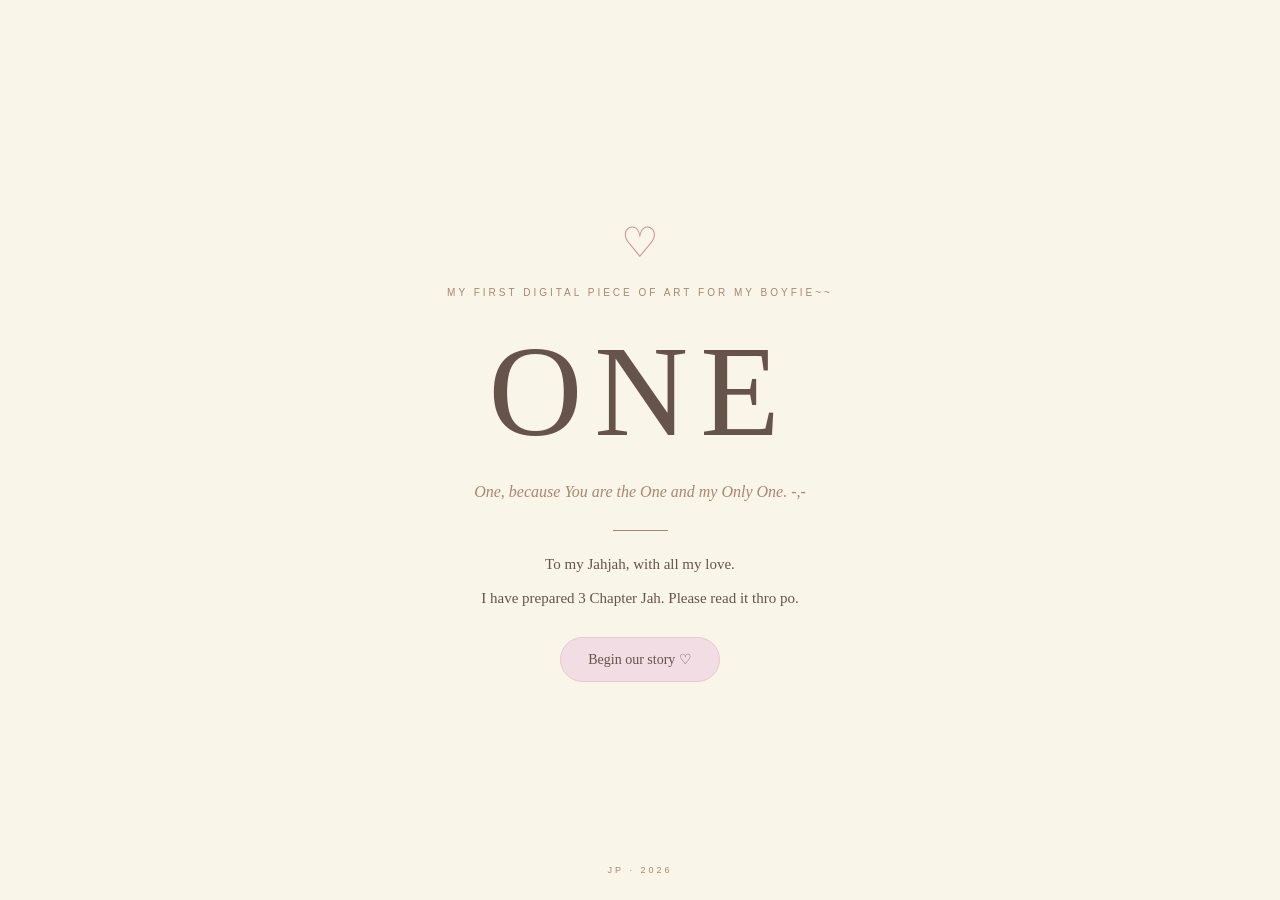
<file: 01/index.html>
<!DOCTYPE html>
<html lang="en">

<head>
    <meta charset="UTF-8">
    <meta name="viewport" content="width=device-width, initial-scale=1.0">

    <title>ONE — To my Jahjah ♡</title>

    <link rel="stylesheet" href="style.css">
</head>

<body>

    <!-- =====================
         01. WELCOME
    ====================== -->

    <main class="opening-page" id="openingPage">

        <div class="little-heart">♡</div>

        <p class="top-note">
            MY FIRST DIGITAL PIECE OF ART FOR MY BOYFIE~~
        </p>

        <h1>ONE</h1>

        <p class="tagline">
            One, because You are the One and my Only One. -,-
        </p>

        <div class="decorative-line"></div>

        <p class="dedication">
            To my Jahjah, with all my love. <br><br>
            I have prepared 3 Chapter Jah. Please read it thro po.
        </p>

        <button id="beginButton">
            Begin our story ♡
        </button>

        <p class="bottom-note">JP · 2026</p>

    </main>


    <!-- =====================
         02. SCRAPBOOK
    ====================== -->

    <section class="chapter hidden" id="scrapbookPage">

        <button class="back-button" id="backToWelcome">
            ← Back
        </button>

        <p class="chapter-label">CHAPTER 01 · OUR MEMORIES</p>

        <h2>Every Little Piece of Us</h2>

        <p class="chapter-description">
            Lets look back to our journey together Jah!


            <br><br>

            We've made so many memories together, Jah, <br>
            but these pictures make them even more meaningful. <br>
            They hold the moments I treasure the most, and I truly value <br>
            every single one of them. ♡

            <br><br>

            Here's my POV:
        </p>


<div id="timelineContainer" class="memory-timeline">

    <!-- AUGUST -->

    <div class="month-heading">
        <span>08 / 2026</span>
        <h3>Where We Began</h3>
        <p>The beginning of our little story.</p>
    </div>

    <article class="memory-entry">
        <p class="memory-date">AUGUST 01, 2026</p>
        <h3>The beginning of us.</h3>

        <div class="memory-photos">
            <img src="images/aug1.png" alt="Our August 1 memory">
            <img src="images/aug1(1).png" alt="Our August 1 memory">
            <img src="images/aug1(2).png" alt="Our August 1 memory">
        </div>

        <p class="memory-caption">
            The day we officially became us. 
            Did you know I ordered the cake a month before? 
            That shows how excited I was to finally say yes haha, 
            and I have never regretted it. It was also Girlfriend's Day, 
            and you brought me flowers, too. 
            A beautiful beginning I'll always remember.
        </p>
    </article>

    <article class="memory-entry">
        <p class="memory-date">AUGUST 05, 2026</p>
        <h3>A little unexpected care.</h3>

        <div class="memory-photos">
            <img src="images/aug5.png" alt="August 5 memory">
        </div>

        <p class="memory-caption">
            An unexpected treat and medicines for my cough and
            cold. Sometimes, love is found in the smallest acts of care.
            And Jah, I really appreciate it.
        </p>
    </article>

    <article class="memory-entry">
        <p class="memory-date">AUGUST 10, 2026</p>
        <h3>Our little date.</h3>

        <div class="memory-photos">
            <img src="images/aug10.png" alt="Our August 10 date">
            <img src="images/aug10(1).png" alt="Our August 10 date">
        </div>

        <p class="memory-caption">
            Our cute little date, where we received this number 01 
            on our Jollibee order. Such a simple and unexpected detail, 
            but it became a little memory worth keeping in our scrapbook.
        </p>
    </article>

    <article class="memory-entry">
        <p class="memory-date">AUGUST 12, 2026</p>
        <h3>Our first savings.</h3>

        <div class="memory-photos">
            <img src="images/aug12.png" alt="Our first savings">
        </div>

        <p class="memory-caption">
            We started saving for our driver's license.
            A small beginning for something that could benefit
            us in the long run.
        </p>
    </article>

    <article class="memory-entry">
        <p class="memory-date">AUGUST 13, 2026</p>
        <h3>A little broken, a little more official.</h3>

        <div class="memory-photos">
            <img src="images/aug13.png" alt="August 13 memory">
            <img src="images/aug13(1).png" alt="August 13 memory">
        </div>

        <p class="memory-caption">
            My favorite tasa broke that day. But there was
            something meaningful, too: both our families knew
            and accepted our relationship naa.
        </p>
    </article>

    <article class="memory-entry">
        <p class="memory-date">AUGUST 18, 2026</p>
        <h3>A truth that changed things.</h3>

        <div class="memory-photos">
            <img src="images/aug18.png" alt="August 18 memory">
        </div>

        <p class="memory-caption">
            A secret you finally shared changed how I saw our journey, Jah. 
            It brought questions, insecurities, and overthinking. 
            It wasn't an easy day for my heart, but it also 
            became a test for me. Despite everything that happened 
            so unexpectedly, was I still willing to stay? Yes, I was.
        </p>
    </article>

    <article class="memory-entry">
        <p class="memory-date">AUGUST 19, 2026</p>
        <h3>Even when it was difficult.</h3>

        <div class="memory-photos">
            <img src="images/aug19.png" alt="August 19 memory">
        </div>

        <p class="memory-caption">
            I tried to act like everything was okay. You didn't
            even know I captured that moment. I remember
            promising myself that I would still choose to love you.
            No. Matter. What.
        </p>
    </article>


    <!-- SEPTEMBER -->

    <div class="month-heading">
        <span>09 / 2026</span>
        <h3>Learning About Us</h3>
        <p>Not every memory was easy, but each became part of us.</p>
    </div>

    <article class="memory-entry">
        <p class="memory-date">SEPTEMBER 08, 2026</p>
        <h3>Another difficult conversation.</h3>

        <div class="memory-photos">
            <img src="images/sep8.png" alt="September 8 memory">
        </div>

        <p class="memory-caption">
            Something I saw in Canva led to an argument.
            I thought I was already healing, but that day
            reminded me that some feelings were still there.
        </p>
    </article>

    <article class="memory-entry">
        <p class="memory-date">SEPTEMBER 11, 2026</p>
        <h3>Our first horror movie marathon.</h3>

        <div class="memory-photos">
            <img src="images/sep11.png" alt="Our first horror movie marathon">
        </div>

        <p class="memory-caption">
            Our first horror movie marathon at home.
            A simple experience that became one of our memories.
        </p>
    </article>

    <article class="memory-entry">
        <p class="memory-date">SEPTEMBER 12, 2026</p>
        <h3>A day with family.</h3>

        <div class="memory-photos">
            <img src="images/sep12.png" alt="September 12 celebration">
            <img src="images/sep12(1).png" alt="September 12 celebration">
        </div>

        <p class="memory-caption">
            We visited your dad's home again for the birthday
            celebration of Namis and my twin, Perla. I was grateful to
            share that moment with you Jah. Thank you again for inviting me!
        </p>
    </article>

    <article class="memory-entry">
        <p class="memory-date">SEPTEMBER 23, 2026</p>
        <h3>A tiring day, made better together.</h3>

        <div class="memory-photos">
            <img src="images/sep23.png" alt="September 23 IT Days memory">
            <img src="images/sep23(1).png" alt="September 23 IT Days second photo">
        </div>

        <p class="memory-caption">
            Our first day of IT Days. I was happy and relieved
            that we got to experience that tiring day together.
            And of course, our favorite shake!
        </p>
    </article>


    <!-- OCTOBER -->

    <div class="month-heading">
        <span>10 / 2026</span>
        <h3>Growing Together</h3>
        <p>More memories, more lessons, and more reasons to choose us.</p>
    </div>

    <article class="memory-entry">
        <p class="memory-date">OCTOBER 01, 2026</p>
        <h3>When I needed reassurance.</h3>

        <div class="memory-photos">
            <img src="images/oct1.png" alt="October 1 memory">
        </div>

        <p class="memory-caption">
            That picture hurt me. It was our monthsary yet you acted like that. 
            I wanted to feel that our monthsary mattered and that you understood my
            need for reassurance because of what we experienced. It was a reminder that
            listening and understanding matter.
        </p>
    </article>

    <article class="memory-entry">
        <p class="memory-date">OCTOBER 05–09, 2026</p>
        <h3>A ring and another promise.</h3>

        <div class="memory-photos">
            <img src="images/oct5-9.png" alt="Our ring memory">
            <img src="images/oct5-9(1).png" alt="Our promise memory">
        </div>

        <p class="memory-caption">
            The ring I had been looking forward to, followed
            by another promise. Little things that carry
            meaning beyond what they look like.
        </p>
    </article>

    <article class="memory-entry">
        <p class="memory-date">OCTOBER 12, 2026</p>
        <h3>Learning to trust again.</h3>

        <div class="memory-photos">
            <img src="images/oct12.png" alt="October 12 memory">
            <img src="images/oct12(1).png" alt="October 12 memory">
        </div>

        <p class="memory-caption">
            Slowly, I started opening my mind to you again, Jah.
            Trust takes time, and I was learning to let
            you closer once more.
        </p>
    </article>

    <article class="memory-entry">
        <p class="memory-date">OCTOBER 21, 2026</p>
        <h3>A birthday filled with thoughtfulness.</h3>

        <div class="memory-photos">
            <img src="images/oct21.png" alt="October 21 birthday memory">
            <img src="images/oct21(1).png" alt="October 21 birthday memory">
        </div>

        <p class="memory-caption">
            Thank you for spending my birthday with me,
            for your letter, and for my favorite bracelet na.
            What touched me most was the meaning behind
            your handmade gift. Thank you, Jah!! Mwamwaa!!
        </p>
    </article>

    <article class="memory-entry">
        <p class="memory-date">OCTOBER 24, 2026</p>
        <h3>A celebration with my side.</h3>

        <div class="memory-photos">
            <img src="images/oct24.png" alt="October 24 celebration">
        </div>

        <p class="memory-caption">
            We celebrated with my side of the family.
            I was happy that they finally got to know youuu.
        </p>
    </article>

    <article class="memory-entry">
        <p class="memory-date">OCTOBER 30, 2026</p>
        <h3>Just an ordinary day.</h3>

        <div class="memory-photos">
            <img src="images/oct30.png" alt="October 30 memory">
        </div>

        <p class="memory-caption">
            Nothing extraordinary happened, but I missed you
            and wanted to see you. I appreciated that you
            went with me. Sometimes, ordinary days are special
            because they are shared with you.
        </p>
    </article>

</div>


        <button class="next-button" id="toLetter">
            I have prepared another something Jah! Wanna see it now?~~ →
        </button>

    </section>


    <!-- =====================
         03. ENVELOPE & LETTER
    ====================== -->

    <section class="chapter hidden" id="letterPage">

        <button class="back-button" id="backToScrapbook">
            ← Back
        </button>

        <p class="chapter-label">CHAPTER 02 · A LETTER FOR YOU</p>

        <h2>A Little Something From Me</h2>

        <p class="chapter-description">
            I have something to tell you, my Jahjah! :((
        </p>

        <!-- ENVELOPE -->

        <div id="envelopeArea">

            <button
                class="envelope-wrapper"
                id="openEnvelope"
                aria-label="Open your love letter">

                <span class="letter">
                    For my Jahjah ♡
                </span>

                <span class="envelope-body"></span>

                <span class="envelope-flap"></span>

            </button>

            <p class="envelope-hint">
                Tap the envelope to open it ♡
            </p>

        </div>

        <!-- PERSONAL LETTER -->

        <div class="message-card hidden" id="personalLetter">

            <span class="message-heart">♡</span>

            <h2>Dear Jahjah,</h2>

            <p>
                I honestly don't know where to begin because we just had our most recent
                argument, and it made me delete the first letter I had drafted for you huhu.
            </p>

            <p>
                I'm already crying while writing this digital letter kanina because I thought I would be
                gentler and kinder to you this time, but I wasn't. I was still harsh, and I ended up
                shouting at you again. I know you didn't deserve to be treated that way, and for that, Jah,
                I am truly sorry po.
            </p>

            <p>
                And thank you. Thank you for trying so hard to understand me despite my attitude
                and the way I sometimes treat you during our difficult moments. Thank you, Jah,
                for being so kind and gentle with me, especially when we're having misunderstandings.
                Thank you for treating me so well that sometimes I find myself thinking that I don'
                deserve someone like you at all. You have one of the kindest hearts I've ever known, Jah,
                and sometimes your kindness feels too good to be true.
            </p>

            <p>
                Thank you for giving me reassurance whenever we're having misunderstandings
                because, Jah, that's what I need the most. I know I don't always express it properly,
                and sometimes I make it difficult for you to understand what is going on inside my mind.
                But please know that I appreciate every effort you make to make me feel understood, heard, and loved.
            </p>

            <p>
                Jah, I know that whenever we go through difficult times, my avoidant and
                independent side tends to kick in. I distance myself, become quiet, and sometimes
                act as if I can handle everything on my own. I hope and pray that instead of you
                immediately thinking that I'm giving up on us, you will also consider that sometimes,
                I'm struggling to express how much I need your reassurance.
            </p>

            <p>
                Dili jud malikayan nga mag-away ta, Jah, because we have two hearts and minds
                with different perspectives, feelings, and ways of understanding things. But even
                when I distance myself, I need you. Sometimes, I need you to remind me that we're okay,
                that we're still willing to understand each other, and that one misunderstanding
                doesn't automatically mean we're losing what we have.
            </p>

            <p>
                But I also want you to know that I don't expect you to understand everything
                without me trying to communicate. I want to learn how to express my feelings
                without shouting, hurting you, or pushing you away. I don't want my difficult
                moments to become the reason you start questioning your worth in this relationship.
                You deserve gentleness, too, Jah. You deserve to be heard, understood,
                appreciated, and reassured just as much as I do.
            </p>

            <p>
                I want us to become better at handling our misunderstandings. I want us to learn
                when to give each other space and when to hold each other a little closer. I want us 
                to understand that we're not enemies whenever we disagree. It's you and me trying 
                to figure things out together.
            </p>

            <p>Can you promise me to be patient with me, Jah?

            <p>Not because I want you to tolerate every mistake I make, but because I hope we can
                give each other enough patience to grow. I promise to work on myself, to be more mindful
                of my words, and to become gentler with the person I love. I hope you'll do the same for me.
            </p>

            <p>
                I don't want us to become a couple who only knows how to apologize after hurting
                each other. I want us to become a couple who learns from those moments and makes a
                genuine effort not to repeat the same mistakes.
            </p>

            <p>
                And lastly, Jah, thank you for being part of my life. Thank you for bringing yourself
                to me, the unexpected treats, our dates, our little savings, the rings, the letters,
                the bracelet, and all the ordinary days that became special because of you.
            </p>

            <p>
                Three months may not seem like a long time, but we have already experienced so much together.
                I hope that as we continue our journey, we never forget why we started and why we chose to stay.
            </p>

            <p>
                I don't need a perfect relationship, Jah. I want a genuine one. A relationship where we can be honest,
                vulnerable, gentle, and patient with each other. One where we don't have to be perfect to feel loved, but
                where we both take responsibility for becoming better.
            </p>

            <p>
                May we continue choosing each other, not only during the happiest days but also during the days when loving
                each other requires more understanding and effort.
            </p>

            <p>Happy 3rd monthsary, my Jahjah!!♡

            <p>
                I love you, and I am still looking forward to all the little memories and beautiful chapters waiting for us.
            </p>


            <p class="message-ending">
                I love you, always. ♡
            </p>

            <span class="message-signature">
                With love, Your Wifey
            </span>

            <button class="next-button" id="toPromise">
                One last thing... →
            </button>

        </div>

    </section>


 
<!-- =========================
     PROMISE PAGE
========================= -->

<section class="chapter promise-page hidden" id="promisePage">

    <button class="back-button" id="backToLetter">
        ← Back
    </button>

    <p class="chapter-label">A PROMISE FROM YOUR WIFEY</p>

    <h2>A Promise to My Jahjah</h2>

    <p class="chapter-description">
        Something I want you to remember, especially on difficult days Jahjah.
    </p>

    <!-- HIS PICTURE -->
    <div class="promise-photo">
        <img src="images/promise.png"
             alt="My Jahjah">

        <span class="photo-caption">
            My bff ♡
        </span>
    </div>

    <!-- YOUR PROMISE -->
    <div class="promise-paper">

        <span class="promise-heart">♡</span>

        <h3>Jah, I have a promise to you po.</h3>

        <p>
            Jah, you know how avoidant and independent I have
            always been, even before I met you. I know this
            promise should be something happy, but I also
            understand that a promise is meant to be kept.
            And honestly, keeping it won't always be easy,
            especially when we have misunderstandings.
        </p>

        <p>
            That's why I am making this promise to you, Jah.
            But this time, I also need your cooperation.
        </p>

        <p>
            Jah, whenever we argue and you start thinking that
            I'm already giving up on us, please remember that
            it's not true. No, I'm not giving up on us. Never,
            Jah. Sometimes, I just get overwhelmed, become
            upset, and struggle to handle my emotions. But
            that doesn't mean I hate you or that I don't want
            you anymore.
        </p>

        <p>
            I promise that I will also do my best to change
            for the better. I want to become more understanding,
            more gentle with my words, and better at expressing
            what I feel. I hope that little by little, I can
            become the person and girlfriend you deserve.
        </p>

        <p>Dont give up on me Jah ha. Help me figuring things with you po.</p>

        <p>
            I know we cannot avoid misunderstandings, but I
            hope we can face them together instead of giving
            up on each other. I hope I can say this to my face also.
        </p>

        <p class="promise-ending">
            "I'm not giving up on us. Never, Jah." ♡
        </p>

        <div class="promise-signature">
            With love, always,<br>
            Your Wifey ♡
        </div>

    </div>

</section>

    <script src="script.js"></script>

</body>
</html>
</file>
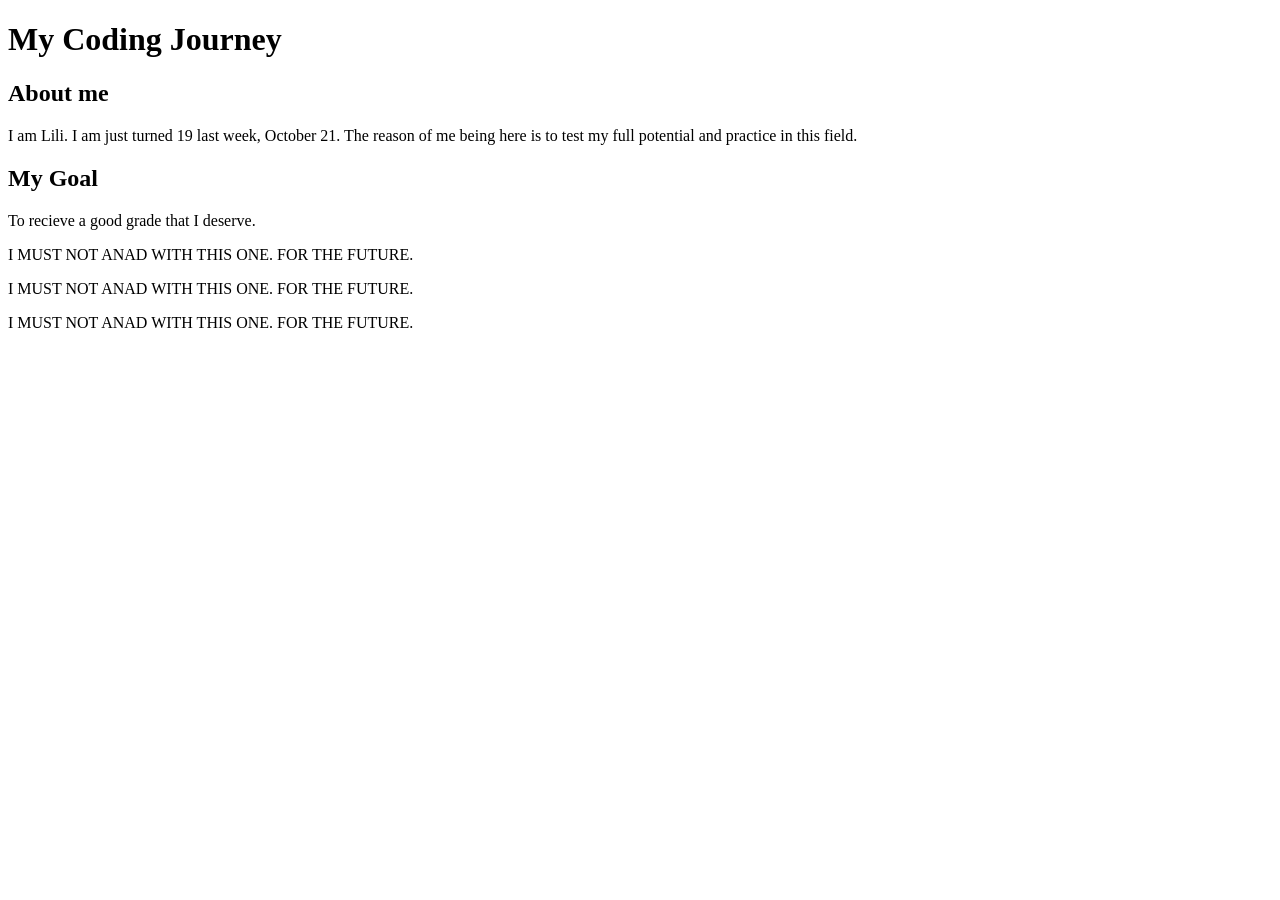
<file: Day01_PracticeWeb/Day01_practice1.html>
<!DOCTYPE html>
<html>
    <head>
        <title>Day 01</title>
    </head>
    <body>
        <h1>My Coding Journey</h1>

        <h2>About me</h2>
        <p>I am Lili. I am just turned 19 last week, October 21. The reason of me being here is to test my full potential and practice in this field.</p>

        <h2>My Goal</h2>
        <p>To recieve a good grade that I deserve.</p>
        <p>I MUST NOT ANAD WITH THIS ONE. FOR THE FUTURE.</p>
        <p>I MUST NOT ANAD WITH THIS ONE. FOR THE FUTURE.</p>
        <p>I MUST NOT ANAD WITH THIS ONE. FOR THE FUTURE.</p>
    </body>
</html>
</file>
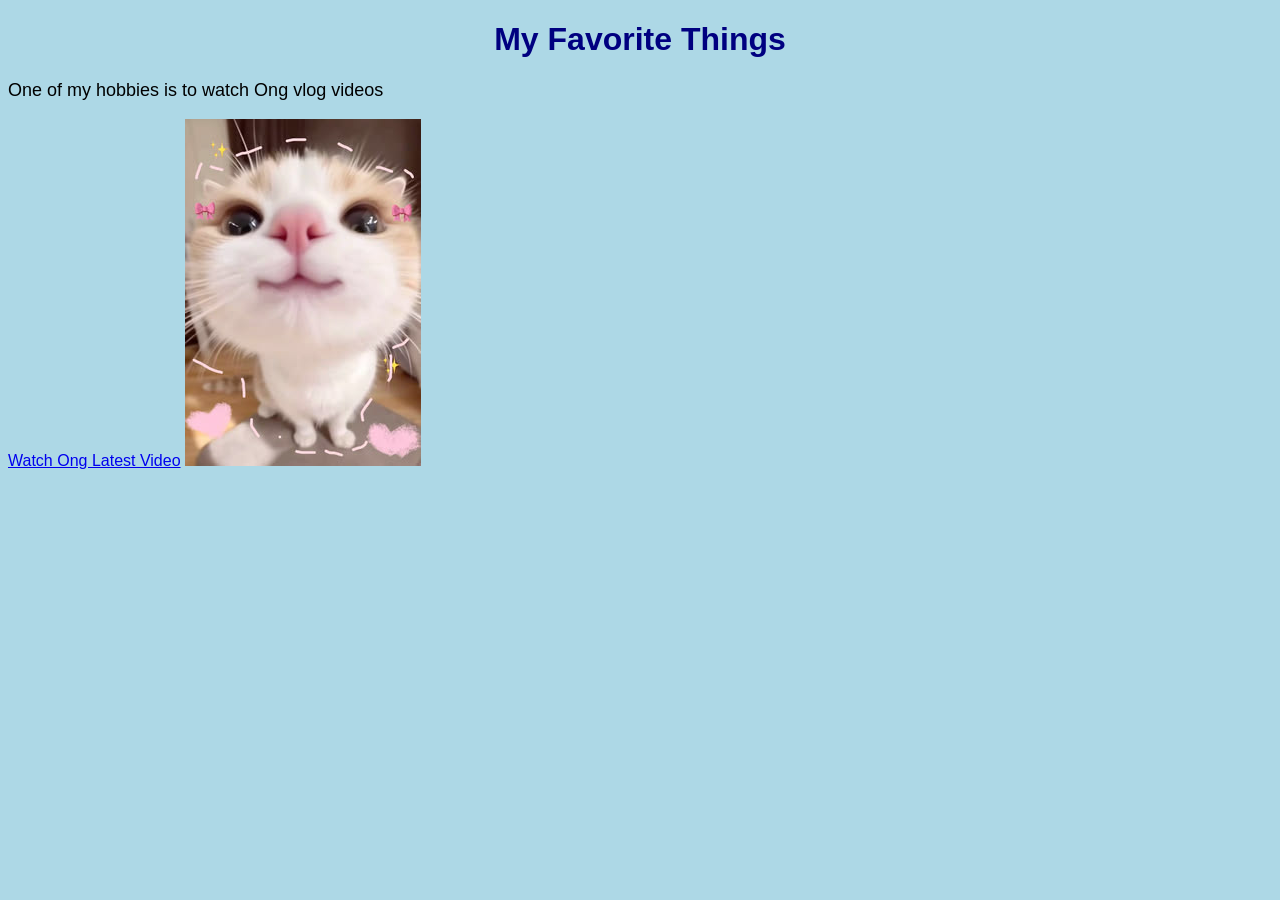
<file: Day01_PracticeWeb/Day01_practice2.html>
<!DOCTYPE html>
<html>
    <head>
        <title>Day01_practice2</title>
        <link rel="stylesheet" href="style.css">
</head>
    <body>
        <h1>My Favorite Things</h1>
        <p>One of my hobbies is to watch Ong vlog videos</p>
        <a href="https://www.youtube.com/watch?v=x3SmpHGiEVg&pp=ygUHb25nIGZhbQ%3D%3D"> Watch Ong Latest Video</a>
        <img src="meow.jpg" alt="My reaction photo">
    </body>
</html>
</file>
<file: 01/style.css>
/* =========================
   1. COLOR PALETTE
========================= */

:root {
    --cream: #FAF5E9;
    --blue: #DCEAF3;
    --pink: #F3DDE4;
    --brown: #66534A;
    --tan: #A88770;

    --paper: #FFF8EA;
    --dark-paper: #E8C9A8;
    --soft-brown: #896D5A;
}

* {
    margin: 0;
    padding: 0;
    box-sizing: border-box;
}

body {
    min-height: 100vh;
    background: var(--cream);
    color: var(--brown);
    font-family: Georgia, serif;
    overflow-x: hidden;
}

.hidden {
    display: none !important;
}


/* =========================
   2. WELCOME PAGE
========================= */

.opening-page {
    min-height: 100vh;
    display: flex;
    flex-direction: column;
    justify-content: center;
    align-items: center;
    text-align: center;
    padding: 30px 20px;
    position: relative;
    animation: fadeIn 1s ease;
}

.little-heart {
    font-size: 42px;
    color: #C98F9F;
    margin-bottom: 20px;
    animation: heartbeat 2s infinite;
}

.top-note {
    font-family: Arial, sans-serif;
    font-size: 10px;
    letter-spacing: 3px;
    color: var(--tan);
    margin-bottom: 18px;
}

h1 {
    font-size: clamp(75px, 15vw, 130px);
    font-weight: normal;
    letter-spacing: 12px;
    color: var(--brown);
}

.tagline {
    font-size: 16px;
    font-style: italic;
    color: var(--tan);
    margin-top: 12px;
    line-height: 1.7;
}

.decorative-line {
    width: 55px;
    height: 1px;
    background: var(--tan);
    margin: 25px 0;
}

.dedication {
    font-size: 15px;
    margin-bottom: 30px;
}

#beginButton {
    background: var(--pink);
    color: var(--brown);
    border: 1px solid #E6C9D2;
    border-radius: 30px;
    padding: 13px 27px;
    font-family: Georgia, serif;
    font-size: 14px;
    cursor: pointer;
    transition: 0.3s ease;
}

#beginButton:hover {
    background: var(--blue);
    transform: translateY(-3px);
}

#beginButton:active {
    transform: scale(0.95);
}

.bottom-note {
    position: absolute;
    bottom: 25px;
    font-family: Arial, sans-serif;
    font-size: 9px;
    letter-spacing: 3px;
    color: var(--tan);
}


/* =========================
   3. CHAPTER STRUCTURE
========================= */

.chapter {
    min-height: 100vh;
    padding: 90px 20px 50px;
    display: flex;
    flex-direction: column;
    align-items: center;
    text-align: center;
    position: relative;
    animation: fadeIn 0.8s ease;
}

.chapter-label {
    font-family: Arial, sans-serif;
    font-size: 10px;
    letter-spacing: 3px;
    color: var(--tan);
    margin-bottom: 20px;
}

.chapter h2 {
    font-size: 32px;
    font-weight: normal;
    margin-bottom: 15px;
}

.chapter-description {
    color: var(--tan);
    font-style: italic;
    line-height: 1.7;
    margin-bottom: 25px;
}


/* =========================
   4. BACK BUTTON
========================= */

.back-button {
    position: absolute;
    top: 25px;
    left: 25px;
    background: transparent;
    border: 1px solid var(--tan);
    color: var(--brown);
    padding: 9px 17px;
    border-radius: 25px;
    font-family: Georgia, serif;
    cursor: pointer;
    transition: 0.3s ease;
}

.back-button:hover {
    background: var(--blue);
}


/* =========================
   5. ENVELOPE DESIGN
========================= */

.envelope-wrapper {
    position: relative;
    width: 220px;
    height: 145px;
    margin: 65px 0 25px;
    border: none;
    background: transparent;
    cursor: pointer;
    perspective: 800px;
    transition: transform 0.3s ease;
}

.envelope-wrapper:hover {
    transform: translateY(-5px);
}

.envelope-body {
    position: absolute;
    inset: 0;
    background: var(--pink);
    border: 1px solid #E6C9D2;
    border-radius: 5px;
    z-index: 2;
}

.envelope-body::before {
    content: "";
    position: absolute;
    bottom: 0;
    left: 0;
    border-style: solid;
    border-width: 72px 110px 0 0;
    border-color: transparent #E8C7D1 transparent transparent;
}

.envelope-body::after {
    content: "";
    position: absolute;
    bottom: 0;
    right: 0;
    border-style: solid;
    border-width: 72px 0 0 110px;
    border-color: transparent transparent transparent #F0D5DD;
}

.envelope-flap {
    position: absolute;
    top: 0;
    left: 0;
    width: 0;
    height: 0;
    border-left: 110px solid transparent;
    border-right: 110px solid transparent;
    border-top: 85px solid var(--blue);
    transform-origin: top;
    transition: transform 0.8s ease;
    z-index: 4;
}

.letter {
    position: absolute;
    bottom: 8px;
    left: 15px;
    width: 190px;
    height: 115px;
    background: #FFFCF5;
    border: 1px solid #E6DCCB;
    border-radius: 4px;
    display: flex;
    justify-content: center;
    align-items: center;
    color: var(--brown);
    font-style: italic;
    transition: transform 0.8s ease;
    z-index: 1;
}

.envelope-wrapper.open .envelope-flap {
    transform: rotateX(180deg);
    z-index: 0;
}

.envelope-wrapper.open .letter {
    transform: translateY(-90px);
}

.envelope-hint {
    font-size: 13px;
    color: var(--tan);
    font-style: italic;
}



/* =========================
   LETTER AND PROMISE CARDS
========================= */

.message-card {
    width: 100%;
    max-width: 850px;
    margin: 25px auto;
    padding: 55px 65px;

    background: #FFFCF5;
    border: 1px solid #E8DCCB;
    border-radius: 12px;

    box-shadow: 0 8px 20px rgba(102, 83, 74, 0.08);

    /* Make the letter read naturally */
    text-align: left;
}

/* HEART DECORATION */

.message-heart {
    display: block;
    color: #C98F9F;
    font-size: 32px;
    text-align: center;
    margin-bottom: 25px;
}

/* LETTER GREETING */

.message-card h2 {
    font-family: Georgia, serif;
    font-size: 30px;
    font-weight: normal;
    color: var(--brown);
    text-align: left;
    margin-bottom: 25px;
}

/* LETTER PARAGRAPHS */

.message-card p {
    width: 100%;
    max-width: none;

    color: var(--brown);
    font-family: Georgia, serif;
    font-size: 16px;
    line-height: 1.9;

    text-align: left;
    margin-bottom: 22px;

    overflow-wrap: break-word;
}

/* ENDING */

.message-card .message-ending {
    color: var(--tan);
    font-style: italic;
    margin-top: 30px;
}

/* SIGNATURE */

.message-signature {
    display: block;
    margin-top: 35px;
    color: var(--tan);
    font-family: Georgia, serif;
    font-style: italic;
    text-align: right;
}

/* MOBILE LETTER */

@media (max-width: 550px) {
    .message-card {
        padding: 35px 22px;
        margin: 20px auto;
    }

    .message-card h2 {
        font-size: 25px;
    }

    .message-card p {
        font-size: 14px;
        line-height: 1.85;
    }
}



/* =========================
   7. NEXT BUTTON
========================= */

.next-button {
    background: var(--pink);
    color: var(--brown);
    border: 1px solid #E6C9D2;
    border-radius: 25px;
    padding: 12px 24px;
    margin: 25px 0;
    font-family: Georgia, serif;
    cursor: pointer;
    transition: 0.3s ease;
}

.next-button:hover {
    background: var(--blue);
    transform: translateY(-3px);
}


/* =========================
   8. VINTAGE SCRAPBOOK
========================= */

#scrapbookPage {
    background-color: #F5E8D5;
    background-image:
        radial-gradient(#D9C3A5 0.6px, transparent 0.6px),
        linear-gradient(135deg, #F8EEDF, #F0E0C9);
    background-size: 8px 8px, 100% 100%;
    color: #66534A;
    padding: 70px 20px;
}

#scrapbookPage .chapter-label {
    color: #98765F;
    letter-spacing: 4px;
}

#scrapbookPage > h2 {
    font-family: "Segoe Print", "Bradley Hand", cursive;
    font-size: 38px;
    color: #68483D;
}

#scrapbookPage .chapter-description {
    color: #896D5A;
    font-family: Georgia, serif;
}


/* SCRAPBOOK BACK BUTTON */

#scrapbookPage .back-button {
    background: #F9F0E3;
    color: #68483D;
    border: 1px solid #B99A7D;
}


/* SCRAPBOOK CONTAINER */

.memory-timeline {
    width: 100%;
    max-width: 850px;
    margin: 35px auto;
    text-align: left;
}


/* MONTH HEADINGS */

.month-heading {
    position: relative;
    text-align: center;
    background: #E8C9A8;
    padding: 22px 15px;
    margin: 55px auto 35px;
    max-width: 500px;
    transform: rotate(-1deg);
    box-shadow: 2px 4px 8px #8D705033;
    clip-path: polygon(
        2% 5%,
        98% 0%,
        100% 90%,
        95% 100%,
        4% 96%,
        0% 10%
    );
}

.month-heading span {
    color: #88664F;
    font-size: 11px;
    letter-spacing: 3px;
}

.month-heading h3 {
    font-family: "Segoe Print", "Bradley Hand", cursive;
    font-size: 27px;
    font-weight: normal;
    color: #67473D;
    margin: 8px 0;
}

.month-heading p {
    font-family: Georgia, serif;
    font-size: 13px;
    color: #806453;
    margin: 0;
}


/* MEMORY PAPER */

.memory-entry {
    position: relative;
    background-color: #FFF8EA;
    background-image:
        linear-gradient(#D8C6AC22 1px, transparent 1px);
    background-size: 100% 29px;
    padding: 28px;
    margin: 35px auto 55px;
    max-width: 720px;
    box-shadow: 3px 5px 12px #80634B33;
    border: 1px solid #E7D5BC;
}


/* DECORATIVE TAPE */

.memory-entry::before {
    content: "";
    position: absolute;
    width: 95px;
    height: 24px;
    background: #D9B8A2AA;
    top: -12px;
    left: 35px;
    transform: rotate(-5deg);
}


/* MEMORY DATE */

.memory-date {
    color: #98765F;
    font-size: 11px;
    letter-spacing: 2px;
    margin: 5px 0 10px;
}


/* MEMORY TITLE */

.memory-entry h3 {
    color: #68483D;
    font-family: "Segoe Print", "Bradley Hand", cursive;
    font-size: 24px;
    font-weight: normal;
    margin: 0 0 20px;
}


/* POLAROID PHOTOS */

.memory-photos {
    display: flex;
    flex-wrap: wrap;
    justify-content: center;
    align-items: flex-start;
    gap: 18px;
    margin: 20px 0 25px;
}

.memory-photos img {
    display: block;
    width: calc(50% - 12px);
    max-width: 270px;
    height: 245px;
    object-fit: cover;
    background: white;
    padding: 9px 9px 25px;
    border: 1px solid #E5D9C9;
    box-shadow: 2px 5px 9px #72543A33;
    transform: rotate(-2deg);
    transition: transform 0.3s ease;
}

.memory-photos img:nth-child(even) {
    transform: rotate(2deg);
}

.memory-photos img:hover {
    transform: rotate(0deg) scale(1.04);
    z-index: 2;
}


/* SINGLE PHOTO */

.memory-photos img:only-child {
    width: 80%;
    height: auto;
    max-height: 420px;
    object-fit: contain;
}


/* THREE PHOTOS */

.memory-photos img:first-child:nth-last-child(3) {
    width: 30%;
    height: 220px;
}


/* MEMORY CAPTION */

.memory-caption {
    color: #6E5548;
    font-family: Georgia, serif;
    font-size: 14px;
    line-height: 1.9;
    margin: 0;
    text-align: center;
}


/* SCRAPBOOK CONTINUE BUTTON */

#scrapbookPage .next-button {
    background: #F1D2D1;
    color: #68483D;
    border: 1px solid #D4A6A0;
    border-radius: 25px;
    padding: 13px 25px;
    box-shadow: 2px 4px 7px #80634B22;
}

#scrapbookPage .next-button:hover {
    background: #DCEAF3;
    transform: translateY(-3px);
}


/* =========================
   9. FLOATING HEARTS
========================= */

.floating-heart {
    position: fixed;
    pointer-events: none;
    z-index: 10;
    font-size: 24px;
    animation: floatAway 1.5s ease-out forwards;
}

@keyframes floatAway {
    from {
        opacity: 1;
        transform: translateY(0) scale(0.6);
    }

    to {
        opacity: 0;
        transform: translateY(-130px) scale(1.3);
    }
}


/* =========================
   10. ANIMATIONS
========================= */

@keyframes fadeIn {
    from {
        opacity: 0;
        transform: translateY(12px);
    }

    to {
        opacity: 1;
        transform: translateY(0);
    }
}

@keyframes heartbeat {
    0%, 100% {
        transform: scale(1);
    }

    50% {
        transform: scale(1.12);
    }
}


/* =========================
   11. MOBILE DESIGN
========================= */

@media (max-width: 550px) {

    .tagline {
        max-width: 300px;
        font-size: 14px;
    }

    .back-button {
        top: 18px;
        left: 18px;
    }

    .chapter {
        padding-left: 16px;
        padding-right: 16px;
    }

    .chapter h2 {
        font-size: 26px;
    }

    .message-card {
        padding: 30px 20px;
    }

    .message-card p {
        font-size: 14px;
    }

    /* VINTAGE SCRAPBOOK MOBILE */

    #scrapbookPage {
        padding: 55px 13px 35px;
    }

    #scrapbookPage > h2 {
        font-size: 29px;
    }

    .month-heading h3 {
        font-size: 22px;
    }

    .memory-entry {
        padding: 20px 15px;
        margin-bottom: 45px;
    }

    .memory-entry h3 {
        font-size: 20px;
    }

    .memory-photos {
        gap: 10px;
    }

    .memory-photos img {
        width: calc(50% - 5px);
        height: 170px;
        padding: 6px 6px 18px;
    }

    .memory-photos img:only-child {
        width: 95%;
        height: auto;
    }

    .memory-photos img:first-child:nth-last-child(3) {
        width: 30%;
        height: 130px;
    }

    .memory-caption {
        font-size: 13px;
    }
}


/* =========================
   12. REDUCED MOTION
========================= */

@media (prefers-reduced-motion: reduce) {

    *,
    *::before,
    *::after {
        animation: none !important;
        transition: none !important;
    }
}


/* =========================
   VINTAGE PROMISE PAGE
========================= */

.promise-page {
    background-color: #F5E8D5;
    background-image:
        radial-gradient(#D9C3A5 0.6px, transparent 0.6px),
        linear-gradient(135deg, #F8EEDF, #F0E0C9);
    background-size: 8px 8px, 100% 100%;
    padding: 75px 20px;
}

/* PHOTO FRAME */

.promise-photo {
    position: relative;
    width: 100%;
    max-width: 330px;
    background: #FFFCF5;
    padding: 12px 12px 40px;
    margin: 25px auto 45px;
    transform: rotate(-2deg);
    box-shadow: 3px 6px 12px #80634B33;
    border: 1px solid #E7D5BC;
}

.promise-photo::before {
    content: "";
    position: absolute;
    width: 100px;
    height: 25px;
    background: #D9B8A2AA;
    top: -12px;
    left: 50%;
    transform: translateX(-50%) rotate(2deg);
    z-index: 2;
}

.promise-photo img {
    display: block;
    width: 100%;
    height: 330px;
    object-fit: cover;
}

.photo-caption {
    display: block;
    text-align: center;
    margin-top: 13px;
    color: #896D5A;
    font-family: Georgia, serif;
    font-size: 13px;
    font-style: italic;
}

/* PROMISE PAPER */

.promise-paper {
    position: relative;
    width: 100%;
    max-width: 750px;
    padding: 45px 55px;
    margin: 0 auto;
    text-align: left;

    background-color: #FFF8EA;
    background-image:
        linear-gradient(#D8C6AC22 1px, transparent 1px);
    background-size: 100% 30px;

    border: 1px solid #E7D5BC;
    box-shadow: 3px 5px 12px #80634B33;
}

/* PAPER DECORATION */

.promise-heart {
    display: block;
    text-align: center;
    font-size: 30px;
    color: #C98F9F;
    margin-bottom: 20px;
}

/* PROMISE TITLE */

.promise-paper h3 {
    color: #68483D;
    font-family: "Segoe Print", "Bradley Hand", cursive;
    font-size: 24px;
    font-weight: normal;
    margin-bottom: 25px;
}

/* PROMISE PARAGRAPHS */

.promise-paper p {
    color: #6E5548;
    font-family: Georgia, serif;
    font-size: 15px;
    line-height: 1.9;
    text-align: left;
    margin-bottom: 20px;
}

/* PROMISE ENDING */

.promise-paper .promise-ending {
    color: #98765F;
    text-align: center;
    font-style: italic;
    margin-top: 35px;
}

/* SIGNATURE */

.promise-signature {
    color: #896D5A;
    font-family: "Segoe Print", "Bradley Hand", cursive;
    font-size: 16px;
    line-height: 1.8;
    text-align: right;
    margin-top: 35px;
}

/* MOBILE */

@media (max-width: 550px) {

    .promise-page {
        padding: 60px 14px 35px;
    }

    .promise-photo {
        max-width: 270px;
    }

    .promise-photo img {
        height: 270px;
    }

    .promise-paper {
        padding: 32px 22px;
    }

    .promise-paper h3 {
        font-size: 21px;
    }

    .promise-paper p {
        font-size: 14px;
        line-height: 1.85;
    }
}


/* FINAL PROMISE PAGE FIX */

.promise-page {
    display: flex;
    flex-direction: column;
    align-items: center;
    width: 100%;
    padding: 75px 20px 60px;
    background-color: #F5E8D5;
}

.promise-photo {
    display: block;
    width: 100%;
    max-width: 330px;
    margin: 35px auto 45px;
    padding: 12px 12px 40px;
    background: #FFFCF5;
    border: 1px solid #E7D5BC;
    box-shadow: 3px 6px 12px #80634B33;
    transform: rotate(-2deg);
}

.promise-photo img {
    display: block;
    width: 100%;
    height: 330px;
    object-fit: cover;
}

.promise-paper {
    display: block;
    width: 100%;
    max-width: 750px;
    margin: 0 auto;
    padding: 45px 55px;
    background-color: #FFF8EA;
    background-image: linear-gradient(
        #D8C6AC22 1px,
        transparent 1px
    );
    background-size: 100% 30px;
    border: 1px solid #E7D5BC;
    box-shadow: 3px 5px 12px #80634B33;
    text-align: left;
}

.promise-paper h3 {
    text-align: left;
    font-size: 24px;
    font-weight: normal;
    margin-bottom: 25px;
}

.promise-paper p {
    display: block;
    width: 100%;
    text-align: left;
    font-family: Georgia, serif;
    font-size: 15px;
    line-height: 1.9;
    margin-bottom: 22px;
}

.promise-paper .promise-ending {
    text-align: center;
    font-style: italic;
    margin-top: 35px;
}

.promise-signature {
    text-align: right;
    margin-top: 35px;
}

@media (max-width: 550px) {
    .promise-page {
        padding: 60px 14px 35px;
    }

    .promise-paper {
        padding: 32px 22px;
    }

    .promise-paper h3 {
        font-size: 21px;
    }

    .promise-paper p {
        font-size: 14px;
    }
}
</file>
<file: Day01_PracticeWeb/style.css>
body {
    background-color: lightblue;
    font-family: Arial, sans-serif;
}

h1 {
    color: navy;
    text-align: center;
}

p {
    font-size: 18px;
}
</file>
